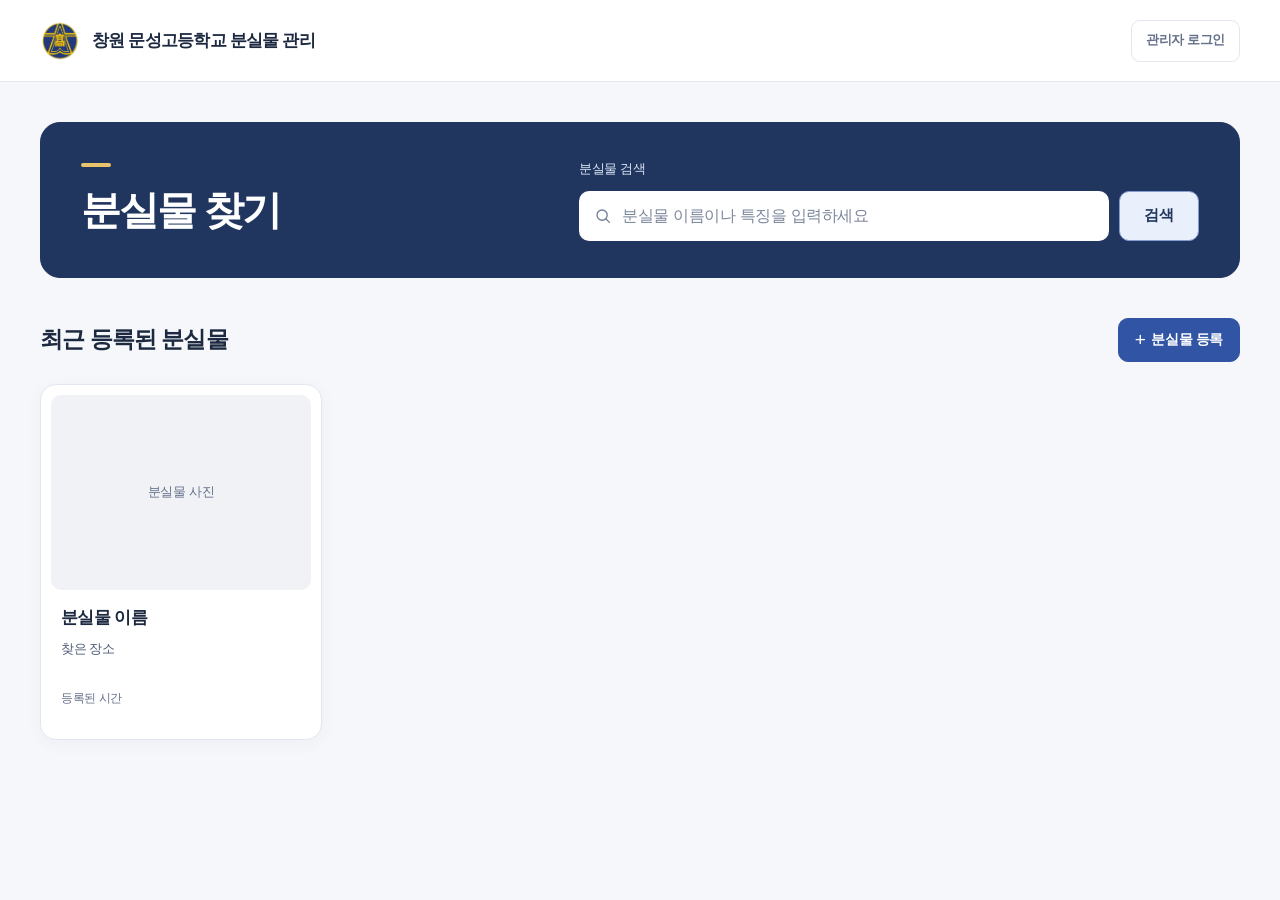
<file: index.html>
<!doctype html>
<html lang="ko">
  <head>
    <meta charset="UTF-8" />
    <meta name="viewport" content="width=device-width, initial-scale=1.0" />
    <title>창원 문성고등학교 분실물 관리</title>
    <link rel="stylesheet" href="css/common.css" />
    <link rel="stylesheet" href="css/user.css" />
    <link rel="icon" type="image/png" href="/images/school-logo.png" />
    <script src="js/common.js" defer></script>
    <script src="js/user/index.js" defer></script>
  </head>
  <body>
    <header>
      <a href="/index.html" class="site-logo">
        <img src="/images/school-logo.png" alt="학교 로고" />
        <span>창원 문성고등학교 분실물 관리</span>
      </a>
      <nav>
        <a href="/admin/index.html" id="admin-page-link"> 관리자 화면 </a>
      </nav>
    </header>
    <main>
      <section>
        <h1>분실물 찾기</h1>
        <form id="search-form">
          <label for="search">분실물 검색</label>
          <input
            id="search"
            name="keyword"
            type="search"
            placeholder="분실물 이름이나 특징을 입력하세요"
          />
          <button type="submit">검색</button>
        </form>
      </section>
      <section>
        <h2>최근 등록된 분실물</h2>
        <a href="/items/register.html">분실물 등록</a>
        <div id="item-list">
          <article class="item-card" data-item-id="">
            <a href="/items/item-detail.html?id=">
              <div class="item-image">분실물 사진</div>
              <h3>분실물 이름</h3>
              <p>찾은 장소</p>
              <p>등록된 시간</p>
            </a>
          </article>
        </div>
      </section>
    </main>
  </body>
</html>
</file>
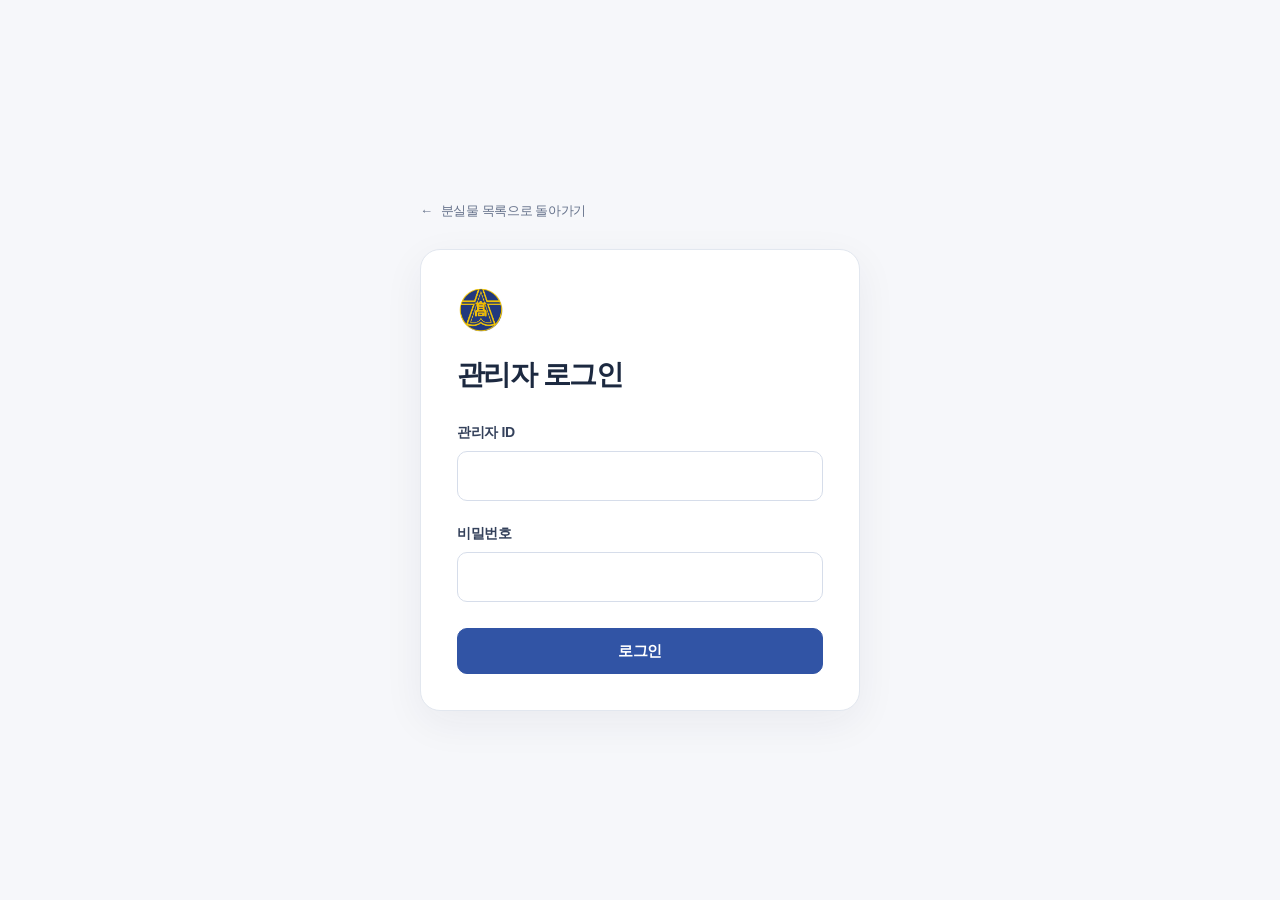
<file: admin/index.html>
<!doctype html>
<html lang="ko">
  <head>
    <meta charset="UTF-8" />
    <meta name="viewport" content="width=device-width, initial-scale=1.0" />
    <title>관리자 - 분실물 관리</title>
    <link rel="stylesheet" href="../css/common.css" />
    <link rel="stylesheet" href="../css/admin.css" />
    <link rel="icon" type="image/png" href="/images/school-logo.png" />
    <script src="../js/common.js" defer></script>
    <script src="../js/admin/index.js" defer></script>
  </head>
  <body>
    <header>
      <a href="/admin/index.html">관리자 화면</a>
      <nav>
        <a href="/index.html">일반 사용자 화면</a>
        <button id="logout-button" type="button">로그아웃</button>
      </nav>
    </header>
    <main>
      <section>
        <h1>분실물 관리</h1>
        <form id="admin-search-form">
          <label for="admin-search">분실물 검색</label>
          <input
            id="admin-search"
            name="keyword"
            type="search"
            placeholder="분실물 이름이나 특징을 입력하세요"
          />
          <button type="submit">검색</button>
        </form>
      </section>
      <section>
        <h2>임시 저장소</h2>
        <button id="delete-all-temporary-button" type="button">
          임시 분실물 전체 삭제
        </button>
        <div id="temporary-item-list"></div>
      </section>
      <section>
        <h2>정식 분실물</h2>
        <div id="admin-item-list">
          <article class="item-card" data-item-id="">
            <a href="/admin/item-detail.html?id=">
              <div class="item-image">분실물 사진</div>
              <h3>분실물 이름</h3>
              <p>찾은 장소</p>
              <p>등록된 시간</p>
            </a>
          </article>
        </div>
      </section>
      <section>
        <h2>가져가기 완료된 분실물</h2>
        <div id="taken-item-list"></div>
      </section>
      <section>
        <h2>거절된 분실물</h2>
        <div id="declined-item-list"></div>
      </section>
      <section id="student-management">
        <h2>학생 관리</h2>
        <form id="student-excel-form">
          <label for="student-excel">학생 명단 엑셀 파일</label>
          <input
            id="student-excel"
            name="file"
            type="file"
            accept=".xlsx,.xls"
            required
          />
          <button type="submit">엑셀 업로드</button>
        </form>
        <hr />
        <form id="student-add-form">
          <label for="student-number">학번</label>
          <input
            id="student-number"
            name="studentNumber"
            type="text"
            inputmode="numeric"
            maxlength="5"
            required
          />
          <label for="student-name">이름</label>
          <input id="student-name" name="studentName" type="text" required />
          <button type="submit">학생 추가</button>
        </form>
      </section>
    </main>
  </body>
</html>
</file>
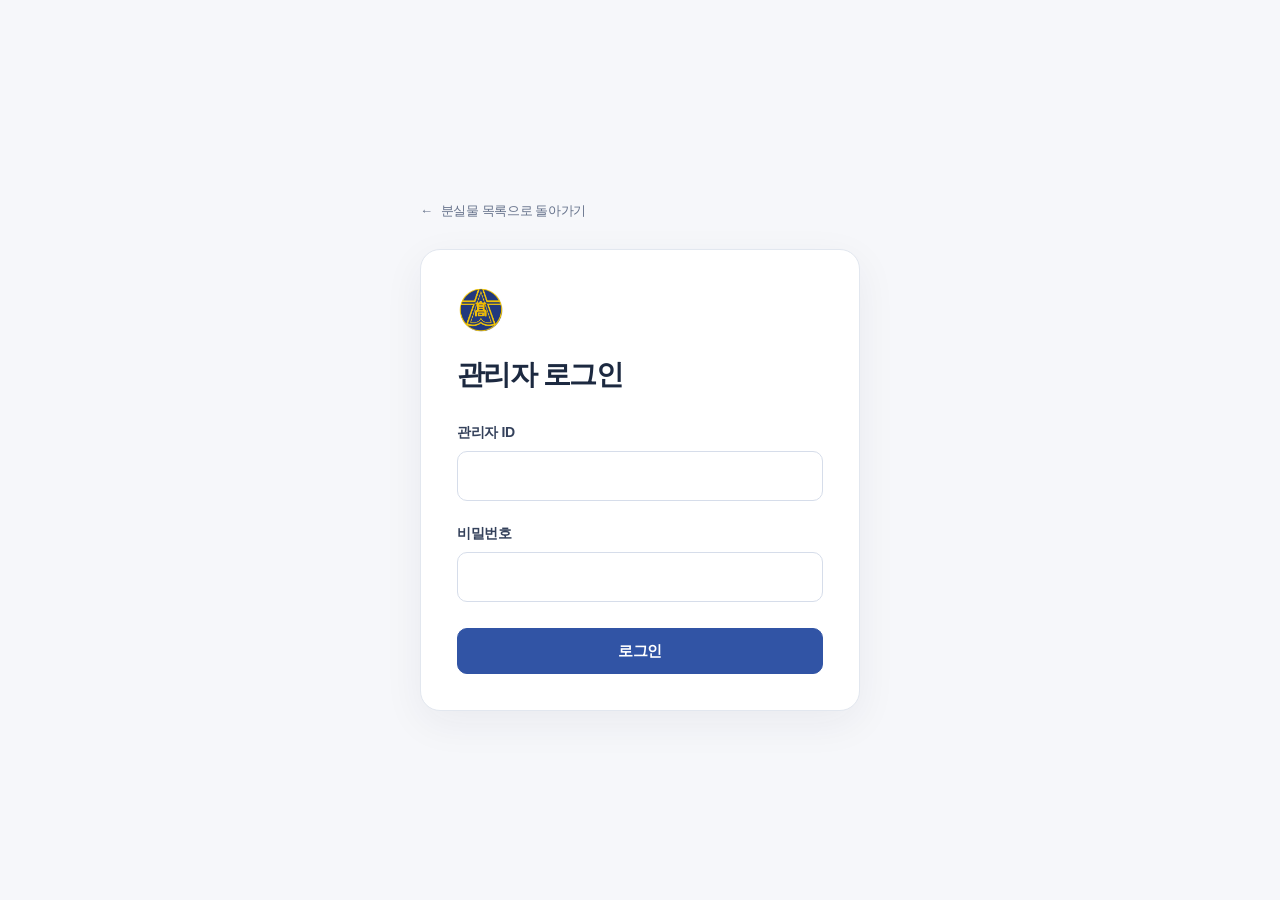
<file: admin/item-detail.html>
<!doctype html>
<html lang="ko">
  <head>
    <meta charset="UTF-8" />
    <meta name="viewport" content="width=device-width, initial-scale=1.0" />
    <title>관리자 - 분실물 상세</title>
    <link rel="stylesheet" href="../css/common.css" />
    <link rel="stylesheet" href="../css/admin.css" />
    <link rel="icon" type="image/png" href="/images/school-logo.png" />
    <script src="../js/common.js" defer></script>
    <script src="../js/admin/item-detail.js" defer></script>
  </head>
  <body>
    <header>
      <a href="/admin/index.html" class="site-logo">
        <img src="/images/school-logo.png" alt="학교 로고" />
        <span>창원 문성고등학교 분실물 관리</span>
      </a>
    </header>
    <main>
      <a href="/admin/index.html">← 목록으로</a>
      <article id="admin-item-detail" data-item-id="">
        <div class="item-image">
          <img id="item-image" alt="분실물 사진" />
        </div>
        <h1 id="item-name">분실물 이름</h1>
        <dl>
          <dt>찾은 장소</dt>
          <dd id="item-place">-</dd>
          <dt>특징</dt>
          <dd id="item-detail-text">-</dd>
          <dt>등록된 시간</dt>
          <dd id="item-sign-up-at">-</dd>
          <dt>수령 시간</dt>
          <dd id="item-take-at">-</dd>
          <dt>수령 학생</dt>
          <dd id="item-student">-</dd>
        </dl>
        <div>
          <button id="edit-item-button" type="button">수정</button>
          <button id="delete-item-button" type="button">삭제</button>
          <button id="cancel-take-button" type="button" hidden>
            수령 취소
          </button>
        </div>
      </article>
      <section id="edit-item-section" hidden>
        <h2>분실물 수정</h2>
        <form id="edit-item-form">
          <label for="edit-item-name">분실물 이름</label>
          <input
            id="edit-item-name"
            name="itemName"
            type="text"
            maxlength="20"
            required
          />
          <p id="item-name-count">남은 글자 수: 20자</p>
          <label for="edit-item-detail">분실물 특징</label>
          <textarea
            id="edit-item-detail"
            name="itemDetail"
            maxlength="200"
            required
          ></textarea>
          <p id="item-detail-count">남은 글자 수: 200자</p>
          </textarea>
          <label for="edit-item-place">찾은 장소</label>
          <input
            id="edit-item-place"
            name="itemPlace"
            type="text"
            maxlength="50"
            required
          />
          <p id="item-place-count">남은 글자 수: 50자</p>
          <label>분실물 사진</label>
          <div class="image-mode-tabs">
            <button
              type="button"
              id="edit-file-mode-button"
              class="image-mode-tab active"
            >
              📁 파일 선택
            </button>
            <button
              type="button"
              id="edit-camera-mode-button"
              class="image-mode-tab"
            >
              📷 사진 찍기
            </button>
          </div>
          <div id="edit-file-mode-container">
            <input
              id="edit-item-img"
              name="itemImg"
              type="file"
              accept="image/*"
            />
          </div>
          <div id="edit-camera-container" hidden>
            <video id="edit-camera-video" autoplay playsinline></video>
            <div class="camera-buttons">
              <button type="button" id="edit-take-picture-button">
                📸 촬영
              </button>
              <button type="button" id="edit-close-camera-button">취소</button>
            </div>
          </div>
          <canvas id="edit-camera-canvas" hidden></canvas>
          <div id="edit-image-preview-container" hidden>
            <img id="edit-image-preview" alt="선택한 사진 미리보기" />
            <p id="edit-selected-image-name"></p>
            <button type="button" id="edit-remove-image-button">
              사진 삭제
            </button>
          </div>
          <div class="form-buttons">
            <button type="submit">수정 완료</button>
            <a href="/index.html" class="cancel-button">취소</a>
          </div>
        </form>
      </section>
    </main>
  </body>
</html>
</file>
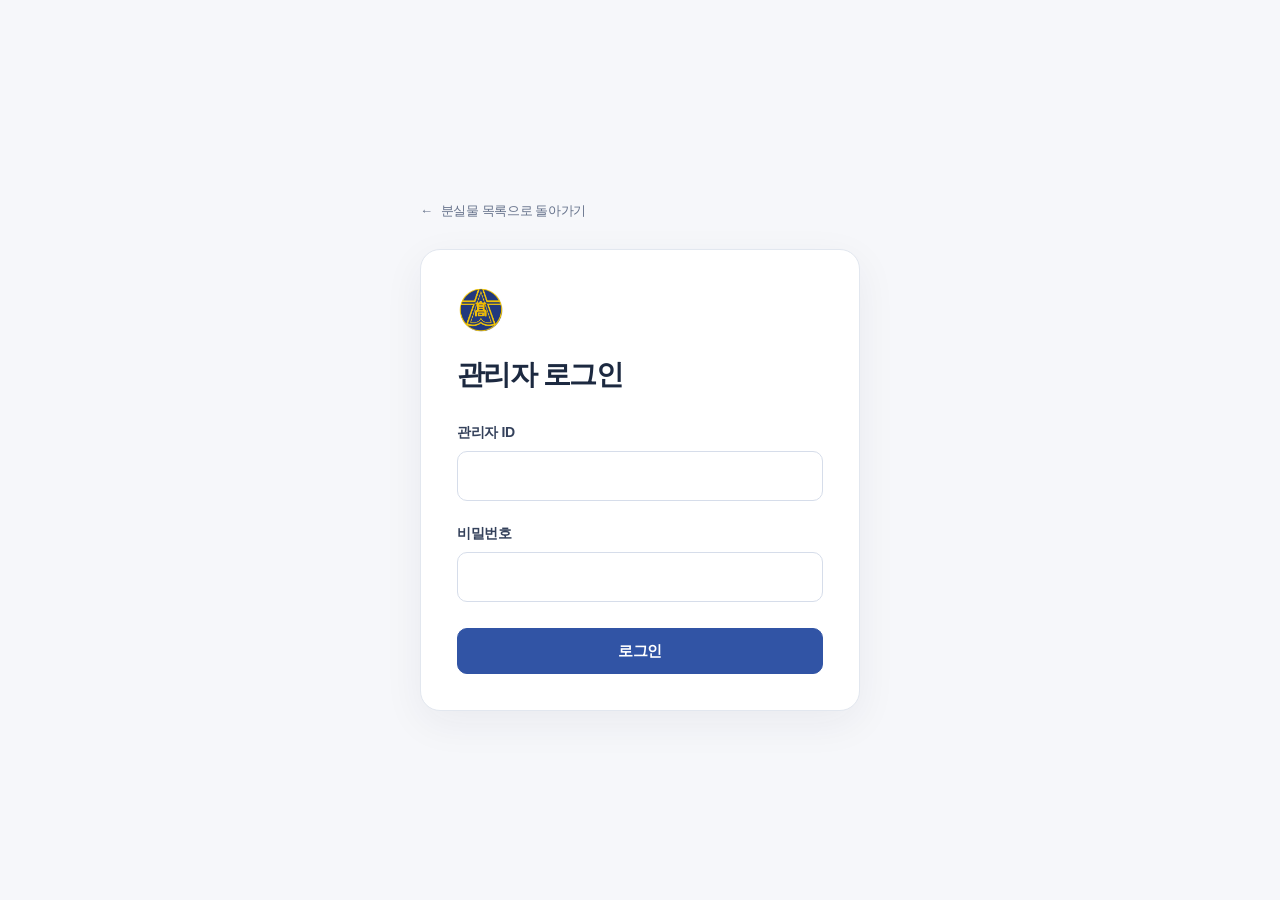
<file: admin/login.html>
<!doctype html>
<html lang="ko">
  <head>
    <meta charset="UTF-8" />
    <meta name="viewport" content="width=device-width, initial-scale=1.0" />
    <title>관리자 로그인</title>
    <link rel="stylesheet" href="../css/common.css" />
    <link rel="stylesheet" href="../css/admin.css" />
    <link rel="icon" type="image/png" href="/images/school-logo.png" />
    <script src="../js/common.js" defer></script>
    <script src="../js/admin/login.js" defer></script>
  </head>
  <body>
    <main>
      <a href="/index.html" class="back-link"> 분실물 목록으로 돌아가기 </a>
      <section>
        <h1>관리자 로그인</h1>
        <form id="admin-login-form">
          <label for="username">관리자 ID</label>
          <input
            id="username"
            name="userName"
            type="text"
            autocomplete="username"
            required
          />
          <label for="password">비밀번호</label>
          <input
            id="password"
            name="password"
            type="password"
            autocomplete="current-password"
            required
          />
          <button type="submit">로그인</button>
        </form>
        <p id="login-error" role="alert" hidden></p>
      </section>
    </main>
  </body>
</html>
</file>
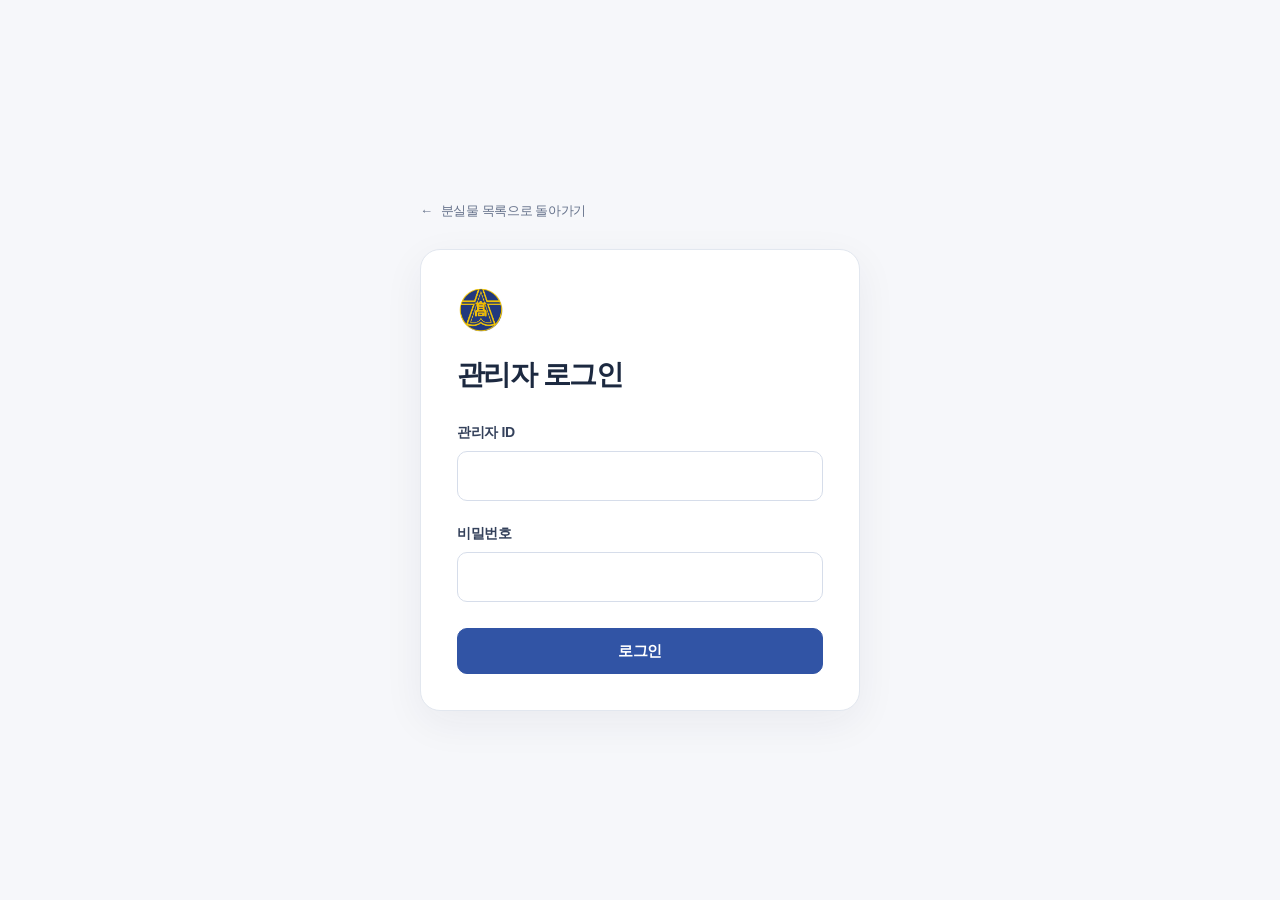
<file: admin/temporary-item-detail.html>
<!doctype html>
<html lang="ko">
  <head>
    <meta charset="UTF-8" />
    <meta name="viewport" content="width=device-width, initial-scale=1.0" />
    <title>관리자 - 임시 분실물 상세</title>
    <link rel="stylesheet" href="../css/common.css" />
    <link rel="stylesheet" href="../css/admin.css" />
    <link rel="icon" type="image/png" href="/images/school-logo.png" />
    <script src="../js/common.js" defer></script>
    <script src="../js/admin/temporary-item-detail.js" defer></script>
  </head>
  <body>
    <header><a href="/admin/index.html">학교 분실물 관리 · 관리자</a></header>
    <main>
      <a href="/admin/index.html">← 목록으로</a>
      <article id="temporary-item-detail" data-item-id="">
        <div class="item-image">
          <img id="item-image" alt="분실물 사진" />
        </div>
        <h1 id="item-name">분실물 이름</h1>
        <dl>
          <dt>찾은 장소</dt>
          <dd id="item-place">-</dd>
          <dt>특징</dt>
          <dd id="item-detail-text">-</dd>
          <dt>등록된 시간</dt>
          <dd id="item-sign-up">-</dd>
          <dt>승인 상태</dt>
          <dd id="item-state">대기 중</dd>
        </dl>
        <div>
          <button id="accept-button" type="button">수락</button>
          <button id="decline-button" type="button">거절</button>
          <button id="delete-button" type="button">삭제</button>
        </div>
      </article>
    </main>
  </body>
</html>
</file>
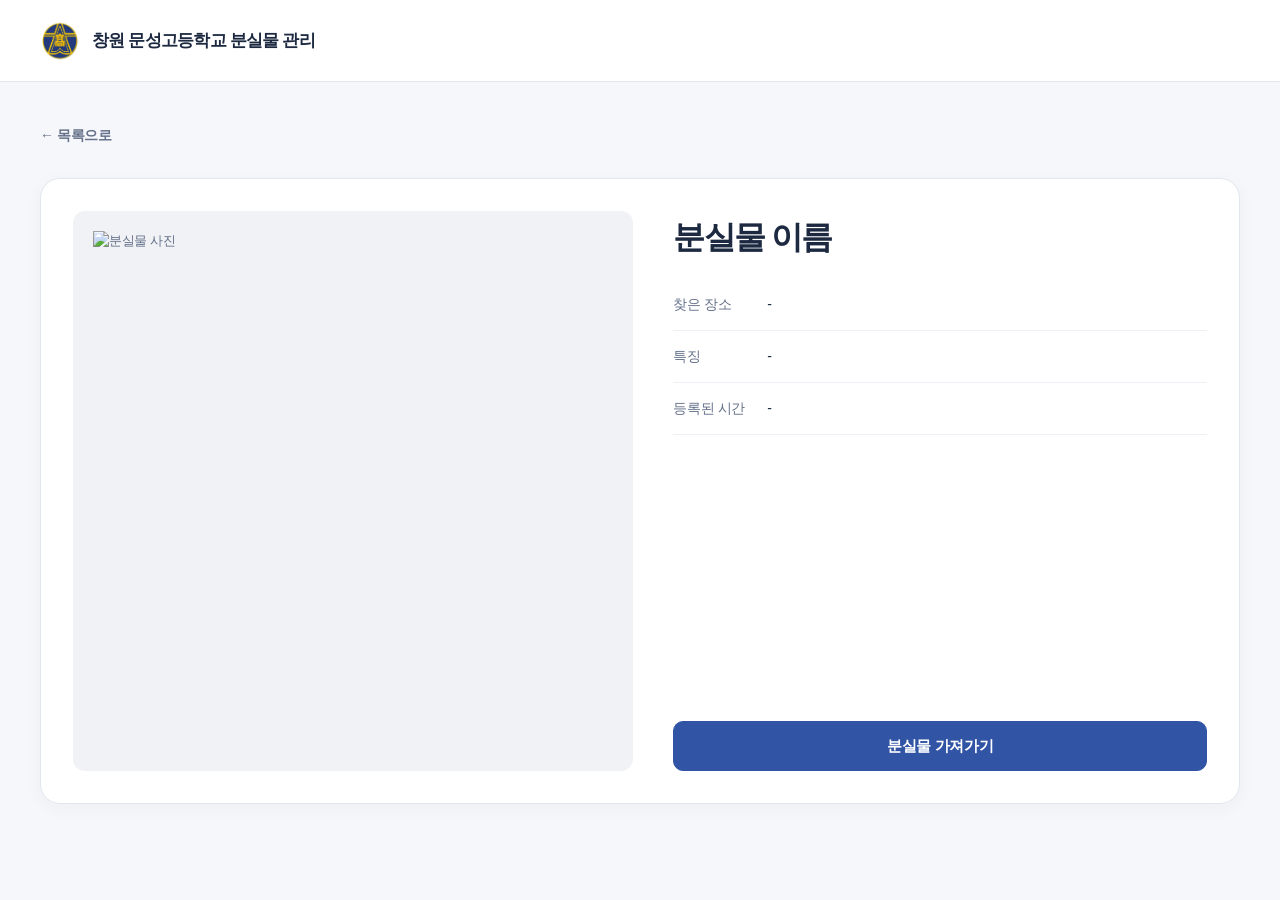
<file: items/item-detail.html>
<!doctype html>
<html lang="ko">
  <head>
    <meta charset="UTF-8" />
    <meta name="viewport" content="width=device-width, initial-scale=1.0" />
    <title>분실물 상세</title>
    <link rel="stylesheet" href="../css/common.css" />
    <link rel="stylesheet" href="../css/user.css" />
    <link rel="icon" type="image/png" href="/images/school-logo.png" />
    <script src="../js/common.js" defer></script>
    <script src="../js/user/item-detail.js" defer></script>
  </head>
  <body>
    <header>
      <a href="/index.html" class="site-logo">
        <img src="/images/school-logo.png" alt="학교 로고" />
        <span>창원 문성고등학교 분실물 관리</span>
      </a>
    </header>
    <main>
      <a href="/index.html">← 목록으로</a>
      <article id="item-detail" data-item-id="">
        <div class="item-image">
          <img id="item-image" alt="분실물 사진" />
        </div>
        <h1 id="item-name">분실물 이름</h1>
        <dl>
          <dt>찾은 장소</dt>
          <dd id="item-place">-</dd>
          <dt>특징</dt>
          <dd id="item-detail-text">-</dd>
          <dt>등록된 시간</dt>
          <dd id="item-sign-up-at">-</dd>
        </dl>
        <button id="take-item-button" type="button">분실물 가져가기</button>
      </article>
      <dialog id="take-item-dialog">
        <form method="dialog" id="take-item-form">
          <h2>분실물 가져가기</h2>
          <label for="student-number">학번</label>
          <input
            id="student-number"
            name="studentNumber"
            type="text"
            maxlength="5"
            inputmode="numeric"
            required
          />
          <p id="student-number-message"></p>
          <label for="student-name">이름</label>
          <input id="student-name" name="studentName" type="text" required />
          <button type="submit" value="confirm">완료</button>
          <button type="button" value="cancel">취소</button>
        </form>
      </dialog>
    </main>
  </body>
</html>
</file>
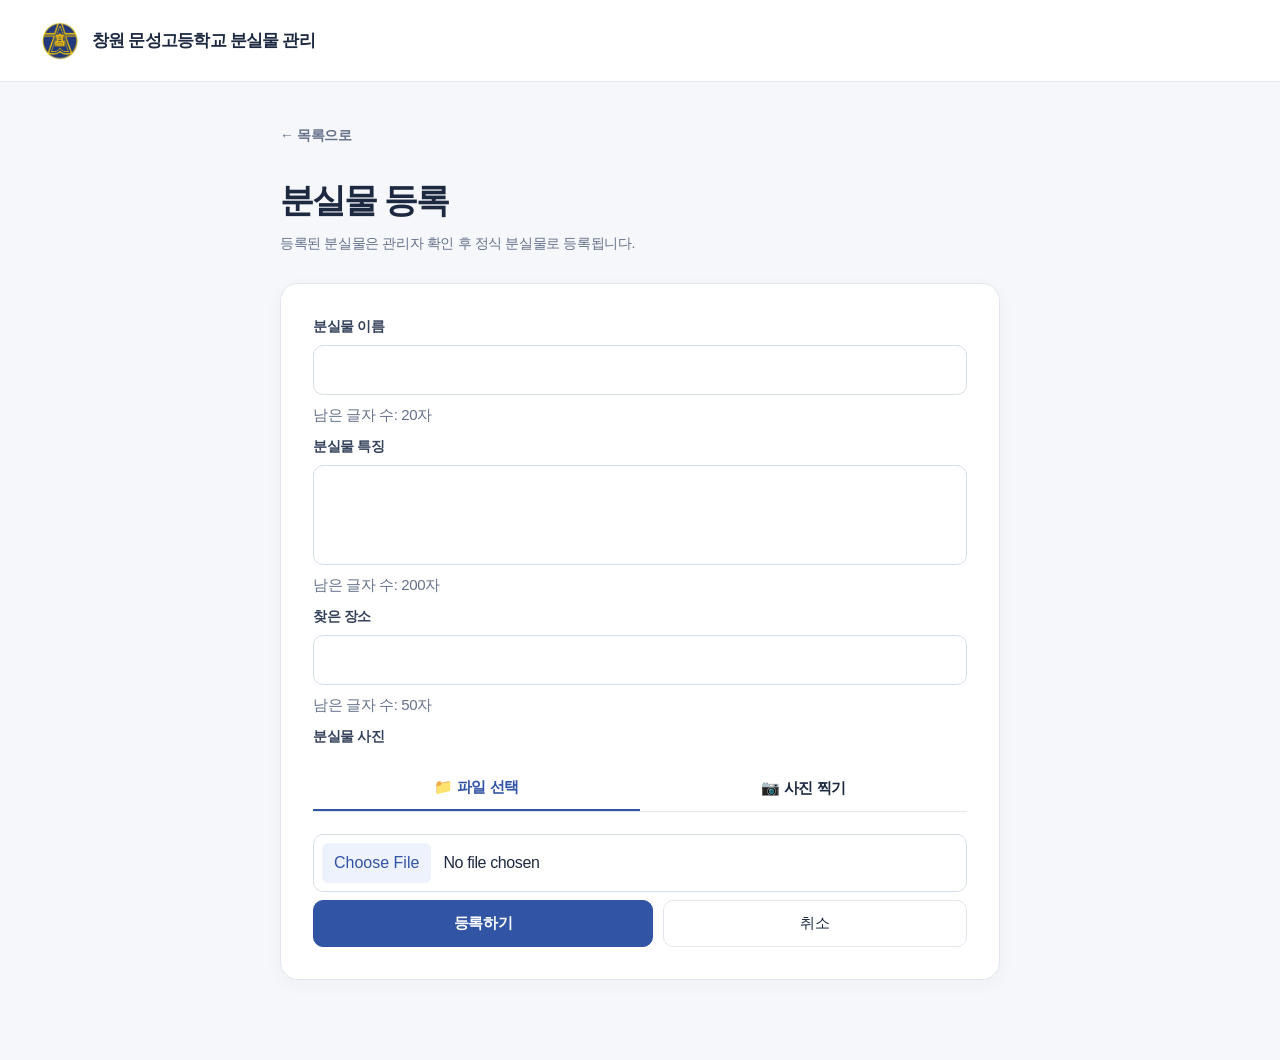
<file: items/register.html>
<!doctype html>
<html lang="ko">
  <head>
    <meta charset="UTF-8" />
    <meta name="viewport" content="width=device-width, initial-scale=1.0" />
    <title>분실물 등록</title>
    <link rel="stylesheet" href="../css/common.css" />
    <link rel="stylesheet" href="../css/user.css" />
    <link rel="icon" type="image/png" href="/images/school-logo.png" />
    <script src="../js/common.js" defer></script>
    <script src="../js/user/register.js" defer></script>
  </head>
  <body>
    <header>
      <a href="/index.html" class="site-logo">
        <img src="/images/school-logo.png" alt="학교 로고" />
        <span>창원 문성고등학교 분실물 관리</span>
      </a>
    </header>
    <main>
      <a href="/index.html">← 목록으로</a>
      <h1>분실물 등록</h1>
      <p>등록된 분실물은 관리자 확인 후 정식 분실물로 등록됩니다.</p>
      <form id="temporary-item-register-form">
        <label for="item-name">분실물 이름</label>
        <input
          id="item-name"
          name="itemName"
          type="text"
          maxlength="20"
          required
        />
        <p id="item-name-count">남은 글자 수: 20자</p>
        <label for="item-detail">분실물 특징</label>
        <textarea
          id="item-detail"
          name="itemDetail"
          maxlength="200"
          required
        ></textarea>
        <p id="item-detail-count">남은 글자 수: 200자</p>
        <label for="item-place">찾은 장소</label>
        <input
          id="item-place"
          name="itemPlace"
          type="text"
          maxlength="50"
          required
        />
        <p id="item-place-count">남은 글자 수: 50자</p>
        <label>분실물 사진</label>
        <div class="image-mode-tabs">
          <button
            type="button"
            id="file-mode-button"
            class="image-mode-tab active"
          >
            📁 파일 선택
          </button>
          <button type="button" id="camera-mode-button" class="image-mode-tab">
            📷 사진 찍기
          </button>
        </div>
        <div id="file-mode-container">
          <input id="item-img" name="itemImg" type="file" accept="image/*" />
        </div>
        <div id="camera-container" hidden>
          <video id="camera-video" autoplay playsinline></video>
          <div class="camera-buttons">
            <button type="button" id="take-picture-button">📸 촬영</button>

            <button type="button" id="close-camera-button">취소</button>
          </div>
        </div>
        <canvas id="camera-canvas" hidden></canvas>
        <div id="image-preview-container" hidden>
          <img id="image-preview" alt="선택한 사진 미리보기" />
          <p id="selected-image-name"></p>
          <button type="button" id="remove-image-button">사진 삭제</button>
        </div>
        <div class="form-buttons">
          <button type="submit">등록하기</button>
          <a href="/index.html" class="cancel-button">취소</a>
        </div>
      </form>
    </main>
  </body>
</html>
</file>
<file: css/common.css>
:root {
  color-scheme: light;
  --background: #f6f7fa;
  --surface: #ffffff;
  --surface-hover: #f0f3f9;
  --text: #1c2940;
  --muted: #65718a;
  --border: #e2e7ef;
  --primary: #3154a5;
  --primary-hover: #24438c;
  --primary-soft: #edf2fc;
  --danger: #b53542;
  --danger-bg: #fff0f1;
  --warning: #89580d;
  --warning-bg: #fff6e5;
  --success: #237451;
  --success-bg: #edf8f1;
  --radius: 16px;
  --shadow: 0 4px 18px rgb(28 41 64 / 4%);
  --max-width: 1200px;
  --page-gutter: 24px;
  --focus-ring: 0 0 0 4px rgb(49 84 165 / 13%);
}

*,
*::before,
*::after {
  box-sizing: border-box;
}

[hidden] {
  display: none !important;
}

html {
  scroll-padding-top: 24px;
  -webkit-text-size-adjust: 100%;
}

body {
  margin: 0;
  min-height: 100vh;
  min-height: 100dvh;
  background: var(--background);
  color: var(--text);
  font-family:
    -apple-system, BlinkMacSystemFont, "Segoe UI", "Apple SD Gothic Neo",
    "Noto Sans KR", "Noto Sans CJK KR", "Malgun Gothic", sans-serif;
  font-size: 15px;
  line-height: 1.65;
  letter-spacing: -0.025em;
  overflow-wrap: anywhere;
  -webkit-font-smoothing: antialiased;
}

::selection {
  background: #dce7ff;
  color: #172d5c;
}

a {
  color: inherit;
  text-decoration: none;
  -webkit-tap-highlight-color: transparent;
}

img {
  display: block;
  max-width: 100%;
}

h1,
h2,
h3,
p {
  margin: 0;
}

h1,
h2,
h3 {
  word-break: keep-all;
  overflow-wrap: anywhere;
}

h1 {
  font-size: clamp(28px, 3.5vw, 40px);
  font-weight: 800;
  line-height: 1.3;
  letter-spacing: -0.055em;
}

h2 {
  font-size: clamp(19px, 2.4vw, 23px);
  font-weight: 750;
  line-height: 1.4;
  letter-spacing: -0.04em;
}

h3 {
  font-size: 17px;
  line-height: 1.45;
}

p {
  color: var(--muted);
}

button,
input,
textarea,
select {
  font: inherit;
  letter-spacing: inherit;
}

a:focus-visible,
button:focus-visible {
  outline: 3px solid #668cde;
  outline-offset: 4px;
}

body > header {
  display: flex;
  flex-wrap: wrap;
  align-items: center;
  justify-content: space-between;
  gap: 12px 20px;
  min-height: 82px;
  padding-block: 16px;
  padding-inline: max(var(--page-gutter), calc((100% - var(--max-width)) / 2));
  background: var(--surface);
  border-bottom: 1px solid var(--border);
}

header > a {
  min-width: 0;
  color: var(--text);
  font-size: 17px;
  font-weight: 750;
  line-height: 1.5;
  letter-spacing: -0.045em;
}

.site-logo {
  display: inline-flex;
  flex: 1 1 200px;
  align-items: center;
  gap: 12px;
  min-width: 0;
}

.site-logo img {
  flex: 0 0 40px;
  width: 40px;
  height: 40px;
  object-fit: contain;
}

.site-logo span {
  min-width: 0;
  word-break: keep-all;
  overflow-wrap: anywhere;
}

header nav {
  display: flex;
  flex: 0 0 auto;
  flex-wrap: wrap;
  align-items: center;
  gap: 8px;
  max-width: 100%;
  margin-left: auto;
}

header nav a,
header nav button {
  display: inline-flex;
  align-items: center;
  justify-content: center;
  min-height: 42px;
  padding: 9px 14px;
  border: 1px solid var(--border);
  border-radius: 9px;
  background: var(--surface);
  color: var(--muted);
  font-size: 13px;
  font-weight: 650;
  line-height: 1.4;
  text-align: center;
}

main {
  width: calc(100% - var(--page-gutter) * 2);
  max-width: var(--max-width);
  margin-inline: auto;
  padding-block: 40px 80px;
}

main > a:first-child {
  display: inline-flex;
  align-items: center;
  min-height: 44px;
  margin: -8px 0 20px;
  color: var(--muted);
  font-size: 14px;
  font-weight: 600;
}

section + section {
  margin-top: 40px;
}

label {
  display: block;
  color: #34415b;
  font-size: 14px;
  font-weight: 650;
  line-height: 1.5;
}

input,
textarea,
select {
  display: block;
  width: 100%;
  min-width: 0;
  min-height: 48px;
  padding: 12px 14px;
  border: 1px solid #d6ddea;
  border-radius: 10px;
  outline: none;
  background: var(--surface);
  color: var(--text);
  font-size: 16px;
  line-height: 1.5;
  transition:
    border-color 160ms ease,
    box-shadow 160ms ease;
}

input::placeholder,
textarea::placeholder {
  color: #7c879c;
  opacity: 1;
}

input:focus,
textarea:focus,
select:focus {
  border-color: var(--primary);
  box-shadow: var(--focus-ring);
}

input:disabled,
textarea:disabled,
select:disabled {
  background: #f1f3f7;
  cursor: not-allowed;
}

textarea {
  min-height: 100px;
  resize: none;
}

input[type="file"] {
  padding: 8px;
}

input::file-selector-button {
  margin-right: 12px;
  padding: 8px 12px;
  border: 0;
  border-radius: 6px;
  background: var(--primary-soft);
  color: var(--primary);
  font: inherit;
  cursor: pointer;
}

button {
  display: inline-flex;
  align-items: center;
  justify-content: center;
  gap: 8px;
  min-width: 0;
  min-height: 46px;
  padding: 11px 18px;
  border: 1px solid var(--border);
  border-radius: 10px;
  background: var(--surface);
  color: var(--text);
  font-weight: 650;
  line-height: 1.5;
  text-align: center;
  cursor: pointer;
  touch-action: manipulation;
  transition:
    background-color 160ms ease,
    border-color 160ms ease,
    color 160ms ease,
    box-shadow 160ms ease;
}

button:disabled {
  opacity: 0.5;
  cursor: not-allowed;
}

button[type="submit"],
#take-item-button,
#edit-item-button,
#accept-button {
  border-color: var(--primary);
  background: var(--primary);
  color: #fff;
}

#delete-item-button,
#delete-button {
  border-color: #f0d6da;
  background: var(--danger-bg);
  color: var(--danger);
}

#decline-button,
#cancel-take-button {
  border-color: #ecdfc3;
  background: var(--warning-bg);
  color: var(--warning);
}

button[value="cancel"],
#cancel-edit-button {
  border-color: #d6ddea;
  background: var(--surface);
  color: #4b5870;
}

#search-form,
#admin-search-form {
  display: grid;
  grid-template-columns: minmax(0, 1fr) auto;
  align-items: center;
  gap: 10px;
  min-width: 0;
  margin: 0;
}

#search-form label,
#admin-search-form label {
  grid-column: 1 / -1;
  margin-bottom: 2px;
}

#search-form input,
#admin-search-form input {
  min-height: 50px;
  padding-left: 42px;
  background-image: url("data:image/svg+xml,%3Csvg xmlns='http://www.w3.org/2000/svg' width='20' height='20' viewBox='0 0 24 24' fill='none' stroke='%23748098' stroke-width='1.8' stroke-linecap='round'%3E%3Ccircle cx='10.8' cy='10.8' r='6.8'/%3E%3Cpath d='m16 16 4.5 4.5'/%3E%3C/svg%3E");
  background-repeat: no-repeat;
  background-position: 14px center;
  background-size: 18px;
}

#search-form button,
#admin-search-form button {
  min-width: 80px;
  min-height: 50px;
}

#item-list,
#admin-item-list,
#temporary-item-list,
#taken-item-list,
#declined-item-list {
  display: grid;
  grid-template-columns: repeat(4, minmax(0, 1fr));
  align-items: stretch;
  gap: 24px;
  min-width: 0;
  margin-top: 22px;
}

.item-card,
.temporary-item-card {
  min-width: 0;
  overflow: hidden;
  border: 1px solid var(--border);
  border-radius: var(--radius);
  background: var(--surface);
  box-shadow: var(--shadow);
  transition:
    transform 180ms ease,
    border-color 180ms ease,
    box-shadow 180ms ease;
}

.item-card > a,
.temporary-item-card > a {
  display: flex;
  flex-direction: column;
  height: 100%;
  min-width: 0;
  padding: 10px 10px 18px;
}

.item-card:focus-within,
.temporary-item-card:focus-within {
  border-color: var(--primary);
  box-shadow: var(--focus-ring);
}

.item-card > a:focus-visible,
.temporary-item-card > a:focus-visible {
  outline-offset: -4px;
}

.item-image {
  position: relative;
  display: grid;
  place-items: center;
  width: 100%;
  min-width: 0;
  aspect-ratio: 4 / 3;
  overflow: hidden;
  border-radius: 10px;
  background: #f0f2f6;
  color: var(--muted);
  font-size: 13px;
  line-height: 1.5;
}

.item-image img {
  position: absolute;
  inset: 0;
  width: 100%;
  height: 100%;
  padding: 12px;
  object-fit: contain;
  object-position: center;
}

.item-card h3,
.temporary-item-card h3,
.temporary-item-card h2 {
  display: -webkit-box;
  min-height: 1.45em;
  margin: 16px 10px 8px;
  overflow: hidden;
  font-size: 17px;
  font-weight: 750;
  line-height: 1.45;
  letter-spacing: -0.035em;
  -webkit-box-orient: vertical;
  -webkit-line-clamp: 2;
  line-clamp: 2;
}

.item-card p,
.temporary-item-card p {
  margin: 0 10px;
  color: var(--muted);
  font-size: 12px;
  line-height: 1.7;
  overflow-wrap: anywhere;
}

.item-card p:first-of-type,
.temporary-item-card p:first-of-type {
  display: -webkit-box;
  min-height: 3.4em;
  margin-bottom: 6px;
  overflow: hidden;
  color: #4d5b73;
  font-size: 13px;
  -webkit-box-orient: vertical;
  -webkit-line-clamp: 2;
  line-clamp: 2;
}

.item-card p:nth-of-type(2),
.temporary-item-card p:nth-of-type(2) {
  margin-bottom: 12px;
}

.item-card p:nth-of-type(3),
.temporary-item-card p:nth-of-type(3) {
  margin-top: auto;
  padding-top: 12px;
  border-top: 1px solid #edf0f5;
  font-size: 11px;
  font-variant-numeric: tabular-nums;
}

:is(
    #item-list,
    #admin-item-list,
    #temporary-item-list,
    #taken-item-list,
    #declined-item-list
  )
  > p {
  display: grid;
  grid-column: 1 / -1;
  place-content: center;
  min-height: 180px;
  padding: 32px 20px;
  border: 1px dashed #cdd6e5;
  border-radius: var(--radius);
  background: var(--surface);
  text-align: center;
  font-size: 14px;
}

article#item-detail,
#admin-item-detail,
#temporary-item-detail {
  display: grid;
  grid-template-columns: minmax(0, 1.05fr) minmax(0, 1fr);
  grid-template-rows: auto 1fr auto;
  gap: 20px 40px;
  width: 100%;
  margin: 0;
  padding: 32px;
  border: 1px solid var(--border);
  border-radius: 20px;
  background: var(--surface);
  box-shadow: var(--shadow);
}

:is(article#item-detail, #admin-item-detail, #temporary-item-detail)
  > .item-image {
  grid-column: 1;
  grid-row: 1 / 4;
  align-self: start;
  aspect-ratio: 1 / 1;
  border-radius: 12px;
}

:is(article#item-detail, #admin-item-detail, #temporary-item-detail)
  > .item-image
  img {
  padding: 20px;
}

:is(article#item-detail, #admin-item-detail, #temporary-item-detail)
  > .item-image:has(> img[hidden])::after {
  content: "이미지가 존재하지 않습니다";
  padding: 20px;
  text-align: center;
}

:is(article#item-detail, #admin-item-detail, #temporary-item-detail) > h1 {
  grid-column: 2;
  grid-row: 1;
  align-self: start;
  padding-top: 6px;
  font-size: clamp(24px, 2.6vw, 32px);
}

:is(article#item-detail, #admin-item-detail, #temporary-item-detail) > dl {
  display: grid;
  grid-column: 2;
  grid-row: 2;
  grid-template-columns: 94px minmax(0, 1fr);
  align-content: start;
  align-self: start;
  min-width: 0;
  margin: 0;
}

:is(article#item-detail, #admin-item-detail, #temporary-item-detail) dt,
:is(article#item-detail, #admin-item-detail, #temporary-item-detail) dd {
  min-width: 0;
  margin: 0;
  padding-block: 13px;
  border-bottom: 1px solid #edf0f5;
  font-size: 14px;
  line-height: 1.8;
}

:is(article#item-detail, #admin-item-detail, #temporary-item-detail) dt {
  padding-right: 12px;
  color: var(--muted);
  font-weight: 500;
  word-break: keep-all;
}

:is(article#item-detail, #admin-item-detail, #temporary-item-detail) dd {
  color: var(--text);
  overflow-wrap: anywhere;
  white-space: pre-line;
}

#take-item-button,
#admin-item-detail > div:last-child,
#temporary-item-detail > div:last-child {
  grid-column: 2;
  grid-row: 3;
  align-self: end;
  margin-top: 4px;
}

#take-item-button {
  width: 100%;
  min-height: 50px;
}

#admin-item-detail > div:last-child,
#temporary-item-detail > div:last-child {
  display: flex;
  flex-wrap: wrap;
  gap: 10px;
}

#admin-item-detail > div:last-child > button,
#temporary-item-detail > div:last-child > button {
  flex: 1 1 100px;
}

#temporary-item-register-form,
#edit-item-form,
#admin-login-form,
#take-item-form {
  display: grid;
  grid-template-columns: minmax(0, 1fr) minmax(0, 1fr);
  align-items: start;
  gap: 8px 12px;
}

:is(
    #temporary-item-register-form,
    #edit-item-form,
    #admin-login-form,
    #take-item-form
  )
  > :is(label, input, textarea, select, h2, p) {
  grid-column: 1 / -1;
}

:is(
    #temporary-item-register-form,
    #edit-item-form,
    #admin-login-form,
    #take-item-form
  )
  > :is(input, textarea, select)
  + label {
  margin-top: 14px;
}

:is(
    #temporary-item-register-form,
    #edit-item-form,
    #admin-login-form,
    #take-item-form
  )
  > button {
  width: 100%;
  margin-top: 18px;
}

#admin-login-form > button {
  grid-column: 1 / -1;
}

dialog {
  width: min(460px, calc(100% - 32px));
  max-width: none;
  max-height: calc(100vh - 32px);
  max-height: calc(100dvh - 32px);
  margin: auto;
  padding: 30px;
  overflow: auto;
  overscroll-behavior: contain;
  border: 1px solid var(--border);
  border-radius: 20px;
  background: var(--surface);
  color: var(--text);
  box-shadow: 0 24px 80px rgb(13 26 51 / 22%);
}

dialog:not([open]) {
  display: none;
}

dialog::backdrop {
  background: rgb(15 25 45 / 52%);
}

#take-item-form > h2 {
  margin-bottom: 16px;
}

#login-error,
#error-message {
  margin-top: 18px;
  padding: 12px 14px;
  border: 1px solid #f0d6da;
  border-radius: 10px;
  background: var(--danger-bg);
  color: var(--danger);
  font-size: 13px;
}

@media (hover: hover) and (pointer: fine) {
  button:not(:disabled):hover,
  header nav a:hover {
    border-color: #cbd5e4;
    background: var(--surface-hover);
    color: var(--text);
  }

  button[type="submit"]:not(:disabled):hover,
  #take-item-button:not(:disabled):hover,
  #edit-item-button:not(:disabled):hover,
  #accept-button:not(:disabled):hover {
    border-color: var(--primary-hover);
    background: var(--primary-hover);
    color: #fff;
  }

  #delete-item-button:not(:disabled):hover,
  #delete-button:not(:disabled):hover {
    border-color: #e7b9c0;
    background: #ffe2e6;
    color: #9f2231;
  }

  #decline-button:not(:disabled):hover,
  #cancel-take-button:not(:disabled):hover {
    border-color: #e6ce9b;
    background: #ffedcc;
    color: #754a07;
  }

  main > a:first-child:hover {
    color: var(--primary);
  }

  .item-card:hover,
  .temporary-item-card:hover {
    transform: translateY(-3px);
    border-color: #becde8;
    box-shadow: 0 10px 28px rgb(28 41 64 / 8%);
  }
}

@media (max-width: 1099px) {
  #item-list,
  #admin-item-list,
  #temporary-item-list,
  #taken-item-list,
  #declined-item-list {
    grid-template-columns: repeat(3, minmax(0, 1fr));
    gap: 20px;
  }

  article#item-detail,
  #admin-item-detail,
  #temporary-item-detail {
    gap: 20px 28px;
    padding: 26px;
  }
}

@media (max-width: 819px) {
  #item-list,
  #admin-item-list,
  #temporary-item-list,
  #taken-item-list,
  #declined-item-list {
    grid-template-columns: repeat(2, minmax(0, 1fr));
  }

  article#item-detail,
  #admin-item-detail,
  #temporary-item-detail {
    grid-template-columns: minmax(0, 1fr);
    grid-template-rows: auto auto auto auto;
    gap: 22px;
  }

  :is(article#item-detail, #admin-item-detail, #temporary-item-detail)
    > .item-image {
    grid-column: 1;
    grid-row: 1;
    aspect-ratio: 4 / 3;
    max-height: 480px;
  }

  :is(article#item-detail, #admin-item-detail, #temporary-item-detail) > h1 {
    grid-column: 1;
    grid-row: 2;
    padding-top: 0;
  }

  :is(article#item-detail, #admin-item-detail, #temporary-item-detail) > dl {
    grid-column: 1;
    grid-row: 3;
  }

  #take-item-button,
  #admin-item-detail > div:last-child,
  #temporary-item-detail > div:last-child {
    grid-column: 1;
    grid-row: 4;
  }
}

@media (max-width: 599px) {
  :root {
    --page-gutter: 16px;
  }

  body > header {
    gap: 10px 12px;
    min-height: 72px;
    padding-block: 14px;
  }

  header > a {
    font-size: 15px;
  }

  .site-logo {
    flex-basis: 160px;
    gap: 9px;
  }

  .site-logo img {
    flex-basis: 32px;
    width: 32px;
    height: 32px;
  }

  header nav a,
  header nav button {
    min-height: 44px;
    padding-inline: 10px;
    font-size: 12px;
  }

  main {
    padding-block: 26px 48px;
  }

  section + section {
    margin-top: 28px;
  }

  #search-form,
  #admin-search-form {
    gap: 8px;
  }

  #search-form button,
  #admin-search-form button {
    min-width: 66px;
    padding-inline: 14px;
  }

  #search-form input,
  #admin-search-form input {
    padding-left: 36px;
    background-position: 11px center;
    background-size: 16px;
  }

  #item-list,
  #admin-item-list,
  #temporary-item-list,
  #taken-item-list,
  #declined-item-list {
    gap: 16px;
    margin-top: 18px;
  }

  article#item-detail,
  #admin-item-detail,
  #temporary-item-detail {
    gap: 18px;
    padding: 18px;
    border-radius: 16px;
  }

  :is(article#item-detail, #admin-item-detail, #temporary-item-detail) > dl {
    grid-template-columns: 82px minmax(0, 1fr);
  }

  :is(article#item-detail, #admin-item-detail, #temporary-item-detail) dt,
  :is(article#item-detail, #admin-item-detail, #temporary-item-detail) dd {
    font-size: 13px;
  }

  dialog {
    padding: 24px 20px;
    border-radius: 16px;
  }
}

@media (max-width: 539px) {
  #item-list,
  #admin-item-list,
  #temporary-item-list,
  #taken-item-list,
  #declined-item-list {
    grid-template-columns: minmax(0, 1fr);
  }

  .item-card > a,
  .temporary-item-card > a {
    padding-bottom: 20px;
  }

  .item-card h3,
  .temporary-item-card h3 {
    font-size: 18px;
  }

  .item-card p,
  .temporary-item-card p {
    font-size: 13px;
  }

  .item-card p:nth-of-type(3),
  .temporary-item-card p:nth-of-type(3) {
    font-size: 12px;
  }
}

@media (prefers-reduced-motion: reduce) {
  *,
  *::before,
  *::after {
    animation: none !important;
    transition: none !important;
    scroll-behavior: auto !important;
  }

  .item-card:hover,
  .temporary-item-card:hover {
    transform: none;
  }
}
</file>
<file: css/user.css>
main > section:has(> #search-form) {
  display: grid;
  grid-template-columns: minmax(0, 0.85fr) minmax(0, 1.15fr);
  align-items: center;
  gap: 24px 40px;
  padding: 36px 40px;
  border: 1px solid #20365f;
  border-radius: 20px;
  background: #20365f;
  color: #fff;
}

main > section:has(> #search-form) > h1 {
  font-size: clamp(28px, 3.2vw, 40px);
  letter-spacing: -0.05em;
}

main > section:has(> #search-form) > h1::before {
  content: "";
  display: block;
  width: 30px;
  height: 4px;
  margin-bottom: 17px;
  border-radius: 4px;
  background: #e8c46a;
}

#search-form label {
  color: #dce5f6;
  font-size: 13px;
  font-weight: 500;
}

#search-form input {
  border-color: transparent;
}

#search-form input:focus {
  border-color: #b6cbff;
  box-shadow: 0 0 0 4px rgb(166 195 255 / 20%);
}

#search-form button {
  border-color: #819dd3;
  background: #e9effb;
  color: #20365f;
}

main > section:has(> #item-list) {
  display: grid;
  grid-template-columns: minmax(0, 1fr) auto;
  align-items: center;
  gap: 0 16px;
}

#item-list {
  grid-column: 1 / -1;
}

section > a[href="/items/register.html"] {
  display: inline-flex;
  align-items: center;
  justify-content: center;
  gap: 6px;
  min-height: 44px;
  padding: 10px 16px;
  border: 1px solid var(--primary);
  border-radius: 10px;
  background: var(--primary);
  color: #fff;
  font-size: 14px;
  font-weight: 650;
  line-height: 1.5;
  white-space: nowrap;
  transition:
    background-color 160ms ease,
    border-color 160ms ease;
}

section > a[href="/items/register.html"]::before {
  content: "+";
  font-size: 19px;
  font-weight: 400;
  line-height: 1;
}

body:has(#temporary-item-register-form) main {
  max-width: 720px;
}

body:has(#temporary-item-register-form) main > h1 {
  font-size: clamp(26px, 3vw, 34px);
}

body:has(#temporary-item-register-form) main > p {
  margin-top: 10px;
  font-size: 14px;
  word-break: keep-all;
}

#temporary-item-register-form {
  grid-template-columns: minmax(0, 1fr) 120px;
  margin-top: 28px;
  padding: 32px;
  border: 1px solid var(--border);
  border-radius: 18px;
  background: var(--surface);
  box-shadow: var(--shadow);
}

#temporary-item-register-form > a {
  display: inline-flex;
  align-items: center;
  justify-content: center;
  min-height: 46px;
  margin-top: 18px;
  padding: 11px 18px;
  border: 1px solid #d6ddea;
  border-radius: 10px;
  background: var(--surface);
  color: #4b5870;
  font-weight: 650;
  line-height: 1.5;
}

@media (hover: hover) and (pointer: fine) {
  #search-form button:not(:disabled):hover {
    border-color: #fff;
    background: #fff;
    color: #20365f;
  }

  section > a[href="/items/register.html"]:hover {
    border-color: var(--primary-hover);
    background: var(--primary-hover);
  }

  #temporary-item-register-form > a:hover {
    background: var(--surface-hover);
  }
}

@media (max-width: 819px) {
  main > section:has(> #search-form) {
    grid-template-columns: minmax(0, 1fr);
    gap: 24px;
    padding: 30px;
  }
}

@media (max-width: 599px) {
  main > section:has(> #search-form) {
    gap: 24px;
    padding: 24px 20px;
    border-radius: 16px;
  }

  main > section:has(> #search-form) > h1::before {
    margin-bottom: 13px;
  }

  main > section:has(> #item-list) {
    gap: 0 10px;
  }

  main > section:has(> #item-list) > h2 {
    font-size: 18px;
  }

  section > a[href="/items/register.html"] {
    padding-inline: 12px;
    font-size: 12px;
  }

  #temporary-item-register-form {
    grid-template-columns: minmax(0, 1fr) 88px;
    margin-top: 22px;
    padding: 22px 18px;
    border-radius: 16px;
  }
}

@media (max-width: 359px) {
  main > section:has(> #item-list) {
    grid-template-columns: minmax(0, 1fr);
    gap: 12px;
  }

  section > a[href="/items/register.html"] {
    justify-self: start;
  }

  #item-list {
    margin-top: 4px;
  }
}

.image-mode-tabs {
  grid-column: 1 / -1;
  display: grid;
  grid-template-columns: 1fr 1fr;
  margin-top: 10px;
  border-bottom: 1px solid var(--border);
}

.image-mode-tab {
  min-height: 44px;
  border: 0;
  border-radius: 0;
  background: transparent;
  color: var(--text-muted);
}

.image-mode-tab.active {
  border-bottom: 2px solid var(--primary);
  color: var(--primary);
  font-weight: 700;
}

#file-mode-container {
  grid-column: 1 / -1;
  width: 100%;
  margin-top: 14px;
}

#file-mode-container input[type="file"] {
  width: 100%;
  box-sizing: border-box;
}

#camera-container {
  grid-column: 1 / -1;
  width: 100%;
  margin-top: 14px;
  padding: 16px;
  border: 1px solid var(--border);
  border-radius: 14px;
  background: var(--surface-hover);
  box-sizing: border-box;
}

#camera-video {
  display: block;
  width: 100%;
  max-height: 500px;
  object-fit: cover;
  border-radius: 10px;
  background: #000;
}

.camera-buttons {
  display: grid;
  grid-template-columns: 1fr 1fr;
  gap: 10px;
  margin-top: 12px;
}

.camera-buttons button {
  min-height: 44px;
}

#selected-image-name {
  grid-column: 1 / -1;
  margin-top: 8px;
  font-size: 13px;
  color: var(--text-muted);
  word-break: break-all;
}

@media (max-width: 599px) {
  #camera-container {
    padding: 10px;
  }

  #camera-video {
    max-height: 400px;
  }

  .camera-buttons {
    gap: 8px;
  }

  .camera-buttons button {
    min-height: 42px;
    font-size: 14px;
  }
}

.form-buttons {
  grid-column: 1 / -1;
  display: flex;
  gap: 10px;
  width: 100%;
}

.form-buttons button,
.form-buttons .cancel-button {
  flex: 1;
  box-sizing: border-box;
}

.form-buttons .cancel-button {
  display: flex;
  align-items: center;
  justify-content: center;

  border: 1px solid var(--border);
  border-radius: 10px;

  text-decoration: none;
  box-sizing: border-box;
}
</file>
<file: css/admin.css>
main > section:has(> #admin-search-form) {
  display: grid;
  grid-template-columns: minmax(0, 0.85fr) minmax(0, 1.15fr);
  align-items: center;
  gap: 24px 40px;
  padding: 30px 32px;
  border: 1px solid var(--border);
  border-radius: 18px;
  background: var(--surface);
}

main > section:has(> #admin-search-form) h1 {
  font-size: clamp(26px, 3vw, 34px);
}

main
  > section:has(
    > :is(
      #temporary-item-list,
      #admin-item-list,
      #taken-item-list,
      #declined-item-list
    )
  ) {
  padding-top: 26px;
  border-top: 1px solid var(--border);
}

main
  > section:has(
    > :is(
      #temporary-item-list,
      #admin-item-list,
      #taken-item-list,
      #declined-item-list
    )
  )
  > h2 {
  display: flex;
  align-items: center;
  gap: 10px;
  font-size: 21px;
}

main
  > section:has(
    > :is(
      #temporary-item-list,
      #admin-item-list,
      #taken-item-list,
      #declined-item-list
    )
  )
  > h2::before {
  content: "";
  flex: 0 0 8px;
  width: 8px;
  height: 8px;
  border-radius: 50%;
  background: var(--primary);
}

main > section:has(> #temporary-item-list) > h2::before {
  background: #bf8e35;
}

main > section:has(> #taken-item-list) > h2::before {
  background: var(--success);
}

main > section:has(> #declined-item-list) > h2::before {
  background: var(--danger);
}

#temporary-item-list .temporary-item-card p:last-child,
#declined-item-list .temporary-item-card p:last-child {
  align-self: flex-start;
  margin-top: 12px;
  padding: 4px 9px;
  border-radius: 6px;
  background: var(--warning-bg);
  color: var(--warning);
  font-size: 11px;
  font-weight: 650;
}

#declined-item-list .temporary-item-card p:last-child {
  background: var(--danger-bg);
  color: var(--danger);
}

#taken-item-list .item-card p:nth-of-type(4) {
  margin-top: 6px;
  color: var(--success);
}

#taken-item-list .item-card p:nth-of-type(5) {
  color: var(--success);
}

#edit-item-section {
  width: 100%;
  margin: 28px 0 0 auto;
  padding: 30px;
  border: 1px solid var(--border);
  border-radius: 18px;
  background: var(--surface);
  box-shadow: var(--shadow);
}

#edit-item-form {
  margin-top: 24px;
}

body:has(#admin-login-form) {
  display: grid;
  align-items: center;
}

body:has(#admin-login-form) main {
  width: calc(100% - var(--page-gutter) * 2);
  max-width: 440px;
  padding-block: 32px;
}

body:has(#admin-login-form) .back-link {
  min-height: 44px;
  margin: 0 0 16px;
  color: var(--muted);
  font-size: 13px;
  font-weight: 550;
}

body:has(#admin-login-form) .back-link::before {
  content: "←";
  margin-right: 8px;
}

body:has(#admin-login-form) section {
  margin: 0;
  padding: 36px;
  border: 1px solid var(--border);
  border-radius: 20px;
  background: var(--surface);
  box-shadow: 0 12px 42px rgb(28 41 64 / 6%);
}

body:has(#admin-login-form) section::before {
  content: "";
  display: block;
  width: 48px;
  height: 48px;
  margin-bottom: 22px;
  background: url("../images/school-logo.png") center / contain no-repeat;
}

body:has(#admin-login-form) h1 {
  font-size: 28px;
  line-height: 1.35;
}

#admin-login-form {
  margin-top: 28px;
}

@media (max-width: 819px) {
  main > section:has(> #admin-search-form) {
    grid-template-columns: minmax(0, 1fr);
  }
}

@media (max-width: 599px) {
  main > section:has(> #admin-search-form) {
    gap: 20px;
    padding: 24px 20px;
    border-radius: 16px;
  }

  main
    > section:has(
      > :is(
        #temporary-item-list,
        #admin-item-list,
        #taken-item-list,
        #declined-item-list
      )
    ) {
    padding-top: 24px;
  }

  main
    > section:has(
      > :is(
        #temporary-item-list,
        #admin-item-list,
        #taken-item-list,
        #declined-item-list
      )
    )
    > h2 {
    font-size: 19px;
  }

  #edit-item-section {
    margin-top: 20px;
    padding: 24px 18px;
    border-radius: 16px;
  }

  body:has(#admin-login-form) section {
    padding: 28px 24px;
    border-radius: 16px;
  }

  body:has(#admin-login-form) h1 {
    font-size: 26px;
  }
}

.form-buttons {
  grid-column: 1 / -1;
  display: flex;
  gap: 10px;
}

.form-buttons button,
.form-buttons .cancel-button {
  flex: 1;
  box-sizing: border-box;
}

.form-buttons .cancel-button {
  display: flex;
  align-items: center;
  justify-content: center;
  text-decoration: none;

  border: 1px solid var(--border);
  border-radius: 10px;
}

#edit-camera-container {
  grid-column: 1 / -1;
  width: 100%;
}

#edit-camera-video {
  display: block;
  width: 100%;
  max-width: 600px;
  margin: 0 auto;
}

#edit-camera-container .camera-buttons {
  width: 100%;
  margin-top: 10px;
}

#student-management {
  margin-top: 28px;
  padding: 30px;
  border: 1px solid var(--border);
  border-radius: 18px;
  background: var(--surface);
  box-shadow: var(--shadow);
}

#student-management h2 {
  margin-bottom: 24px;
  font-size: 21px;
}

#student-excel-form,
#student-add-form {
  display: grid;
  gap: 10px;
}

#student-excel-form label,
#student-add-form label {
  font-size: 13px;
  font-weight: 600;
}

#student-excel-form input[type="file"],
#student-add-form input {
  width: 100%;
  box-sizing: border-box;
}

#student-excel-form button,
#student-add-form button {
  width: fit-content;
  margin-top: 6px;
}

#student-management hr {
  margin: 28px 0;
  border: 0;
  border-top: 1px solid var(--border);
}

@media (max-width: 599px) {
  #student-management {
    margin-top: 20px;
    padding: 24px 18px;
    border-radius: 16px;
  }

  #student-management h2 {
    font-size: 19px;
  }

  #student-excel-form button,
  #student-add-form button {
    width: 100%;
  }
}

#delete-all-temporary-button {
  width: fit-content;
  margin-top: 10px;
  padding: 9px 14px;
  border: 1px solid var(--danger);
  border-radius: 10px;
  background: var(--danger-bg);
  color: var(--danger);
  font-size: 13px;
  font-weight: 650;
  cursor: pointer;
  transition:
    background-color 0.15s ease,
    color 0.15s ease,
    transform 0.15s ease;
}

#delete-all-temporary-button:hover {
  background: var(--danger);
  color: white;
}

#delete-all-temporary-button:active {
  transform: translateY(1px);
}
</file>
